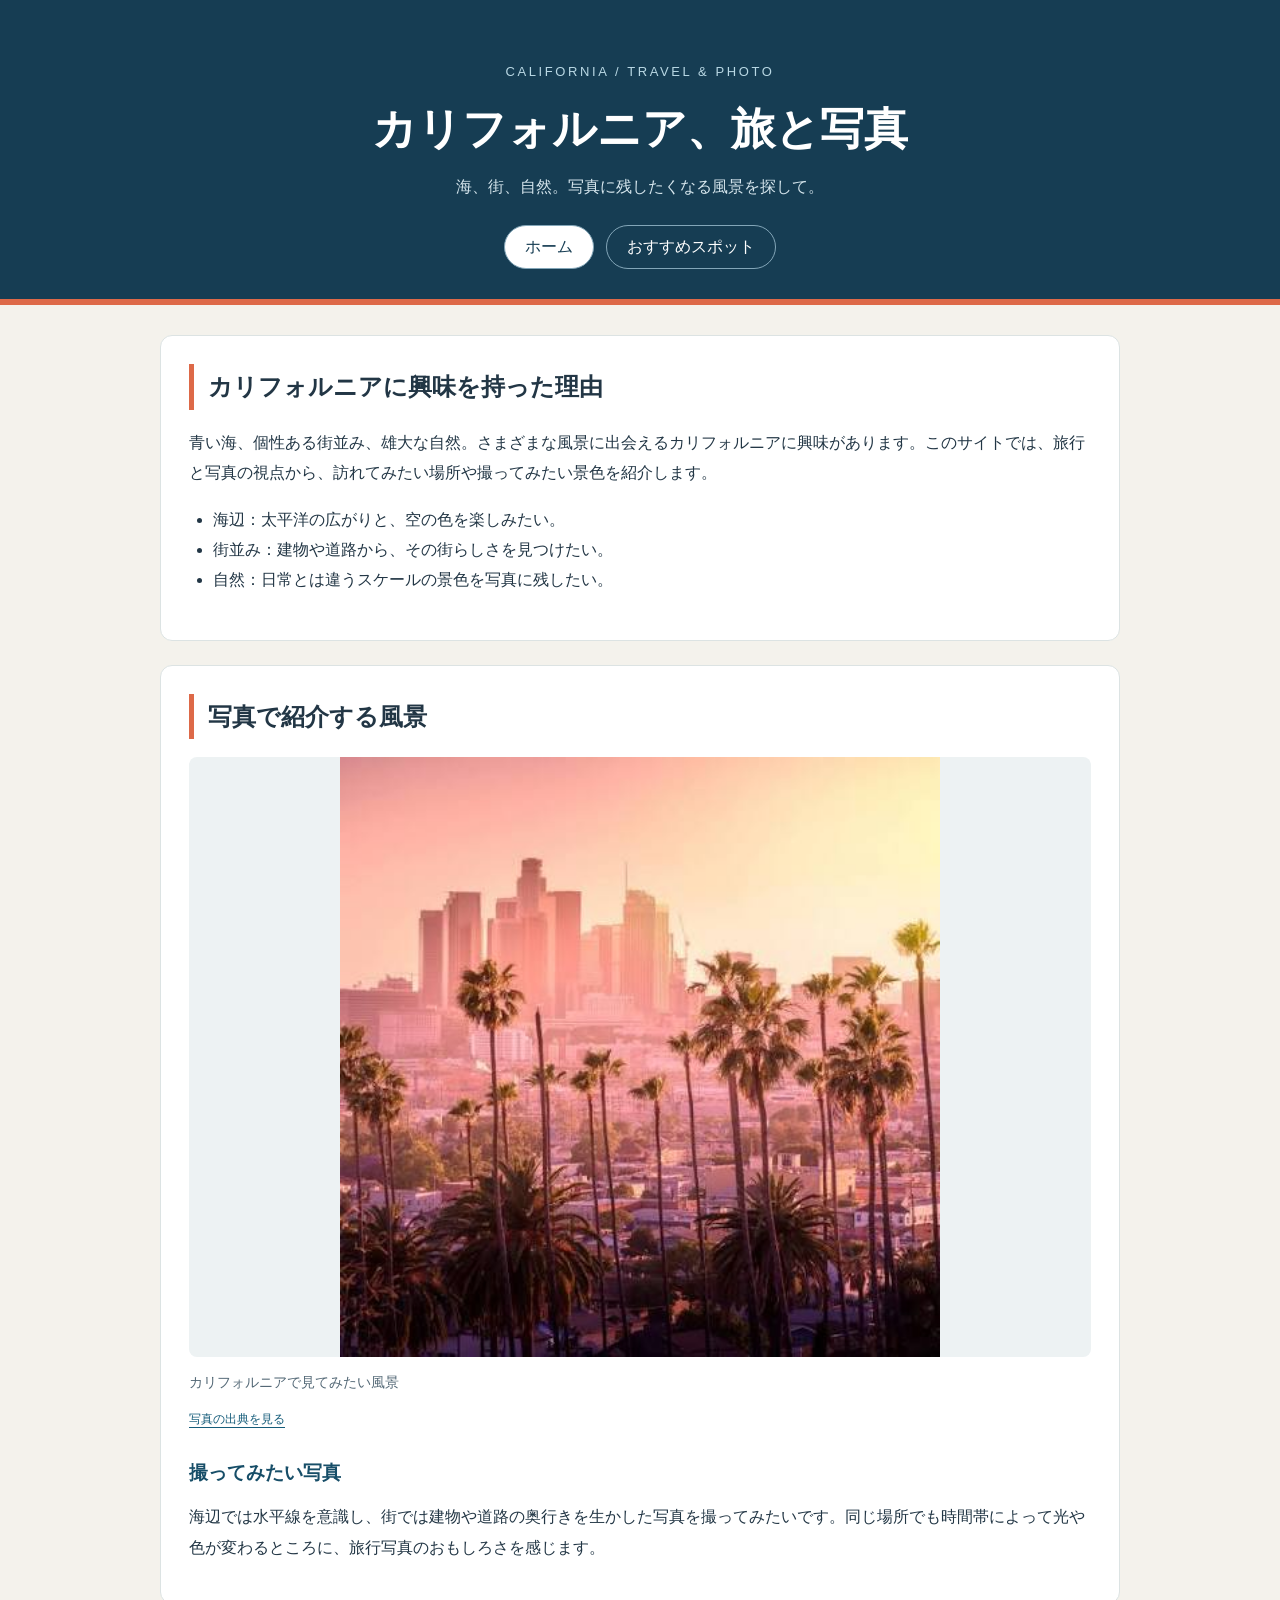
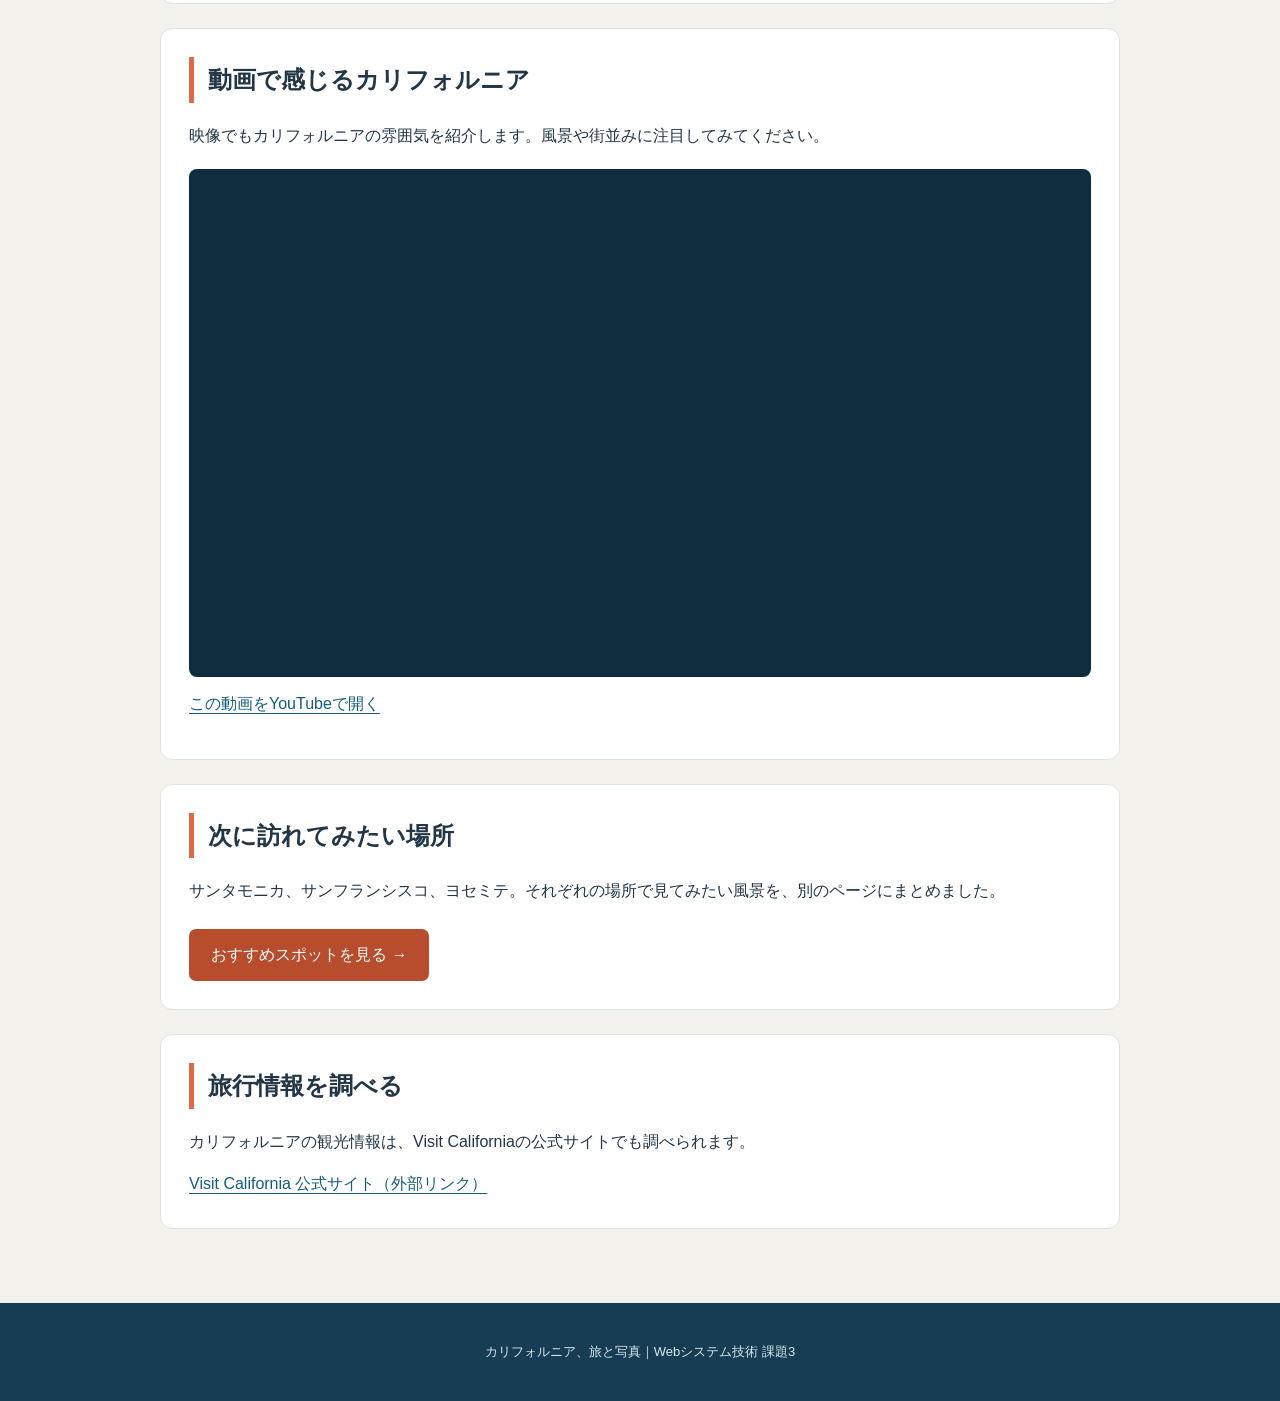
<file: index.html>
<!DOCTYPE html>
<html lang="ja">
<head>
  <meta charset="UTF-8">
  <meta name="viewport" content="width=device-width, initial-scale=1.0">
  <meta name="description" content="カリフォルニアの海、街、自然の魅力を、旅行と写真の視点で紹介します。">
  <title>カリフォルニア、旅と写真</title>
  <link rel="stylesheet" href="style.css">
</head>
<body>
  <header class="site-header">
    <p class="eyebrow">CALIFORNIA / TRAVEL &amp; PHOTO</p>
    <h1>カリフォルニア、旅と写真</h1>
    <p class="tagline">海、街、自然。写真に残したくなる風景を探して。</p>
    <nav aria-label="メインナビゲーション">
      <a href="index.html" aria-current="page">ホーム</a>
      <a href="spots.html">おすすめスポット</a>
    </nav>
  </header>

  <main>
    <section class="panel">
      <h2>カリフォルニアに興味を持った理由</h2>
      <p>青い海、個性ある街並み、雄大な自然。さまざまな風景に出会えるカリフォルニアに興味があります。このサイトでは、旅行と写真の視点から、訪れてみたい場所や撮ってみたい景色を紹介します。</p>
      <ul class="highlights">
        <li>海辺：太平洋の広がりと、空の色を楽しみたい。</li>
        <li>街並み：建物や道路から、その街らしさを見つけたい。</li>
        <li>自然：日常とは違うスケールの景色を写真に残したい。</li>
      </ul>
    </section>

    <section class="panel">
      <h2>写真で紹介する風景</h2>
      <figure class="photo">
        <img src="photo.jpg" alt="カリフォルニアで見てみたい風景">
        <figcaption>カリフォルニアで見てみたい風景</figcaption>
      </figure>
        <p class="credit"><a href="https://jp-www.princess.com/en-au/blog/what-is-california-known-for" target="_blank" rel="noopener noreferrer">写真の出典を見る</a></p>
      <h3 style="margin-top: 24px;">撮ってみたい写真</h3>
      <p>海辺では水平線を意識し、街では建物や道路の奥行きを生かした写真を撮ってみたいです。同じ場所でも時間帯によって光や色が変わるところに、旅行写真のおもしろさを感じます。</p>
    </section>

    <section class="panel">
      <h2>動画で感じるカリフォルニア</h2>
      <p>映像でもカリフォルニアの雰囲気を紹介します。風景や街並みに注目してみてください。</p>
      <div class="video-frame">
        <iframe src="https://www.youtube.com/embed/D58fxZuXSls"
          title="カリフォルニアの紹介動画" loading="lazy"
          referrerpolicy="strict-origin-when-cross-origin"
          allow="accelerometer; autoplay; clipboard-write; encrypted-media; gyroscope; picture-in-picture; web-share"
          allowfullscreen></iframe>
      </div>
      <p><a href="https://www.youtube.com/watch?v=D58fxZuXSls" target="_blank" rel="noopener noreferrer">この動画をYouTubeで開く</a></p>
    </section>

    <section class="panel">
      <h2>次に訪れてみたい場所</h2>
      <p>サンタモニカ、サンフランシスコ、ヨセミテ。それぞれの場所で見てみたい風景を、別のページにまとめました。</p>
      <a class="button" href="spots.html">おすすめスポットを見る →</a>
    </section>

    <section class="panel">
      <h2>旅行情報を調べる</h2>
      <p>カリフォルニアの観光情報は、Visit Californiaの公式サイトでも調べられます。</p>
      <a href="https://www.visitcalifornia.com/" target="_blank" rel="noopener noreferrer">Visit California 公式サイト（外部リンク）</a>
    </section>
  </main>

  <footer class="site-footer">
    <p>カリフォルニア、旅と写真｜Webシステム技術 課題3</p>
  </footer>
</body>
</html>
</file>
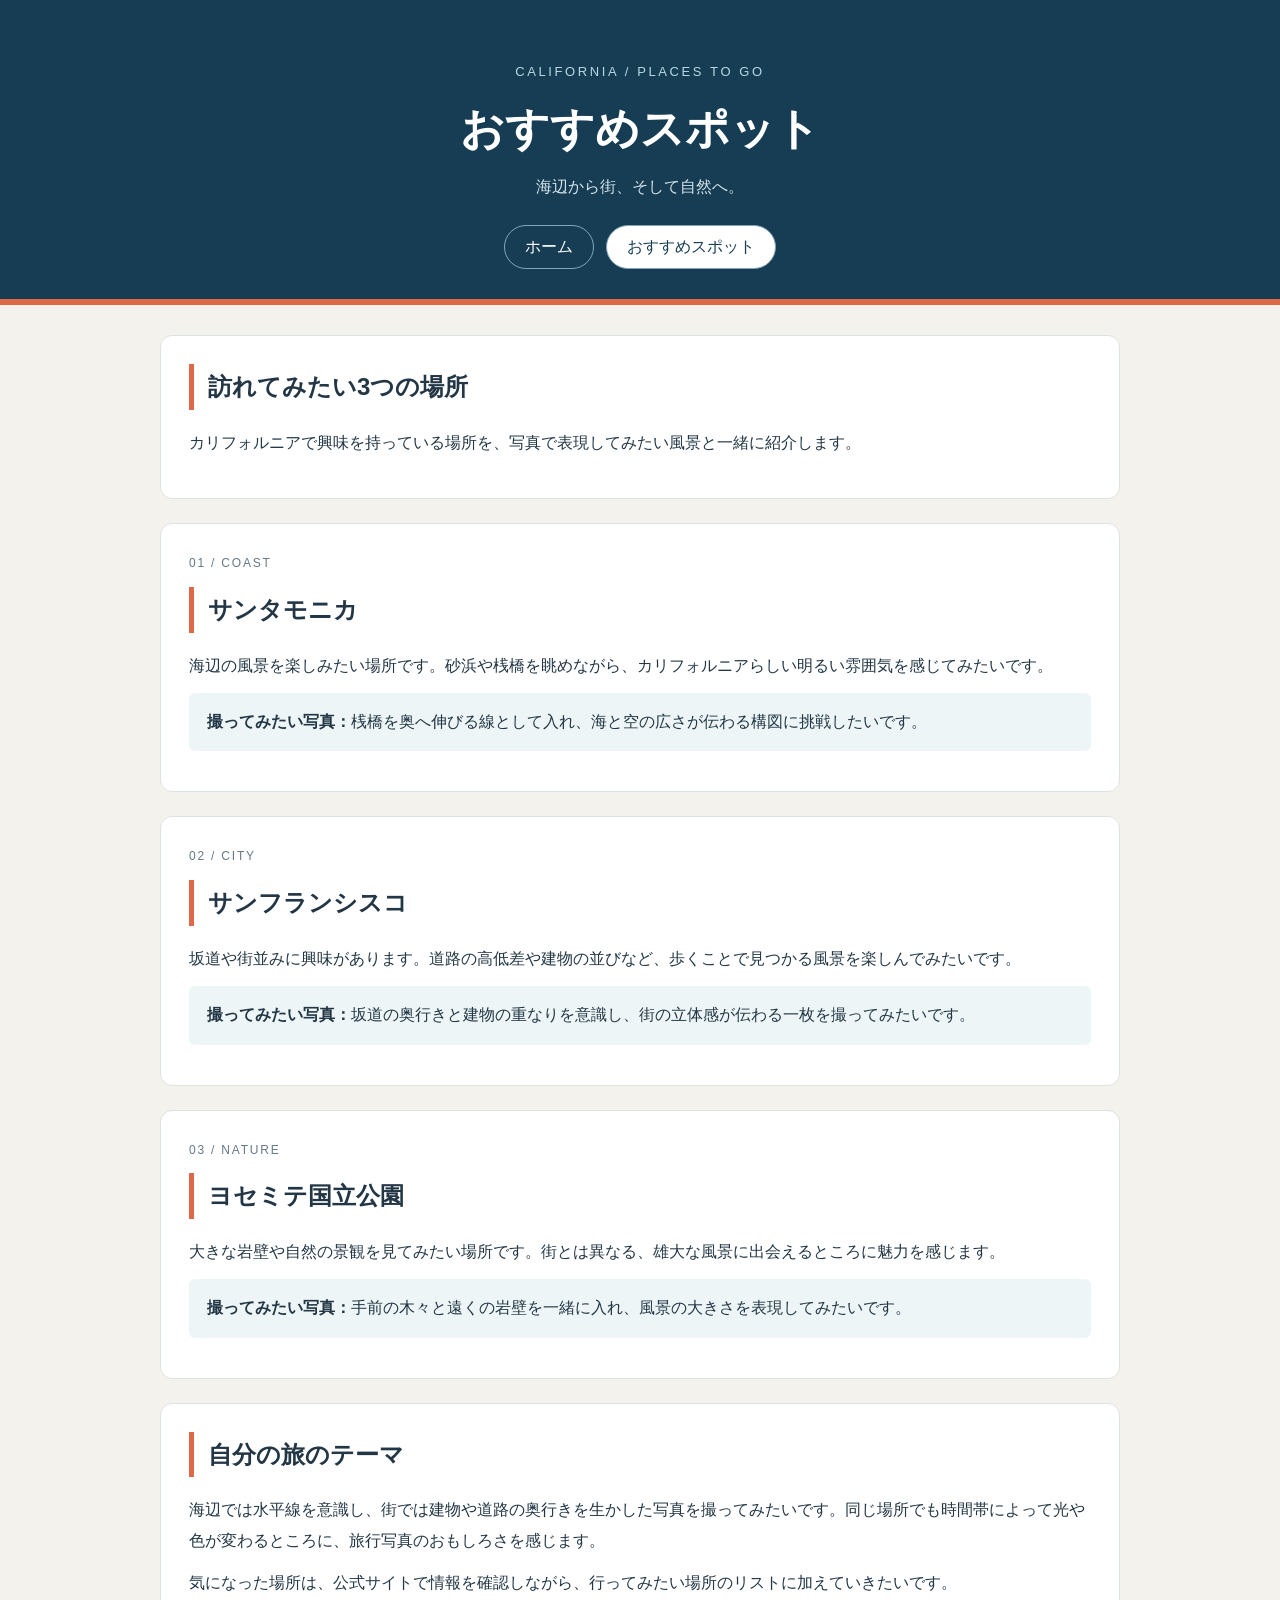
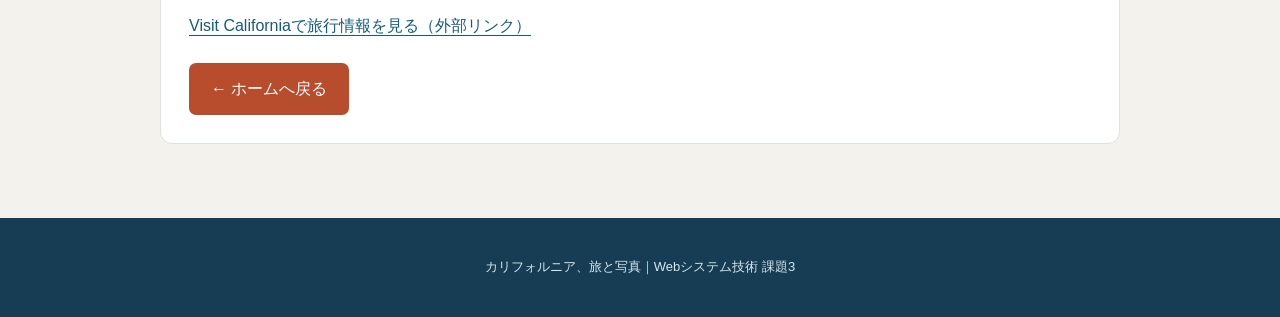
<file: spots.html>
<!DOCTYPE html>
<html lang="ja">
<head>
  <meta charset="UTF-8">
  <meta name="viewport" content="width=device-width, initial-scale=1.0">
  <meta name="description" content="カリフォルニアで訪れてみたい3つのスポットと、写真に残したい風景を紹介します。">
  <title>おすすめスポット｜カリフォルニア、旅と写真</title>
  <link rel="stylesheet" href="style.css">
</head>
<body>
  <header class="site-header">
    <p class="eyebrow">CALIFORNIA / PLACES TO GO</p>
    <h1>おすすめスポット</h1>
    <p class="tagline">海辺から街、そして自然へ。</p>
    <nav aria-label="メインナビゲーション">
      <a href="index.html">ホーム</a>
      <a href="spots.html" aria-current="page">おすすめスポット</a>
    </nav>
  </header>

  <main>
    <section class="panel">
      <h2>訪れてみたい3つの場所</h2>
      <p>カリフォルニアで興味を持っている場所を、写真で表現してみたい風景と一緒に紹介します。</p>
    </section>

    <article class="spot">
      <p class="label">01 / COAST</p>
      <h2>サンタモニカ</h2>
      <p>海辺の風景を楽しみたい場所です。砂浜や桟橋を眺めながら、カリフォルニアらしい明るい雰囲気を感じてみたいです。</p>
      <p class="photo-tip"><strong>撮ってみたい写真：</strong>桟橋を奥へ伸びる線として入れ、海と空の広さが伝わる構図に挑戦したいです。</p>
    </article>

    <article class="spot">
      <p class="label">02 / CITY</p>
      <h2>サンフランシスコ</h2>
      <p>坂道や街並みに興味があります。道路の高低差や建物の並びなど、歩くことで見つかる風景を楽しんでみたいです。</p>
      <p class="photo-tip"><strong>撮ってみたい写真：</strong>坂道の奥行きと建物の重なりを意識し、街の立体感が伝わる一枚を撮ってみたいです。</p>
    </article>

    <article class="spot">
      <p class="label">03 / NATURE</p>
      <h2>ヨセミテ国立公園</h2>
      <p>大きな岩壁や自然の景観を見てみたい場所です。街とは異なる、雄大な風景に出会えるところに魅力を感じます。</p>
      <p class="photo-tip"><strong>撮ってみたい写真：</strong>手前の木々と遠くの岩壁を一緒に入れ、風景の大きさを表現してみたいです。</p>
    </article>

    <section class="panel">
      <h2>自分の旅のテーマ</h2>
      <p>海辺では水平線を意識し、街では建物や道路の奥行きを生かした写真を撮ってみたいです。同じ場所でも時間帯によって光や色が変わるところに、旅行写真のおもしろさを感じます。</p>
      <p>気になった場所は、公式サイトで情報を確認しながら、行ってみたい場所のリストに加えていきたいです。</p>
      <p><a href="https://www.visitcalifornia.com/" target="_blank" rel="noopener noreferrer">Visit Californiaで旅行情報を見る（外部リンク）</a></p>
      <a class="button" href="index.html">← ホームへ戻る</a>
    </section>
  </main>

  <footer class="site-footer">
    <p>カリフォルニア、旅と写真｜Webシステム技術 課題3</p>
  </footer>
</body>
</html>
</file>
<file: style.css>
/* 全ページで共通のデザイン */
* { box-sizing: border-box; }
body {
  margin: 0;
  color: #223645;
  background: #f4f2ec;
  font-family: "Yu Gothic", "Meiryo", sans-serif;
  line-height: 1.9;
}
a { color: #155c7a; text-underline-offset: 4px; }
a:focus-visible { outline: 3px solid #dd6948; outline-offset: 4px; }
.site-header {
  background: #163d53;
  color: white;
  padding: 48px 24px 30px;
  text-align: center;
  border-bottom: 6px solid #dd6948;
}
.eyebrow { font-size: 13px; letter-spacing: .2em; color: #b9d8e4; }
h1 { font-size: clamp(28px, 5vw, 44px); line-height: 1.45; margin: 12px 0; }
.tagline { margin: 0 0 22px; color: #d6e6ed; }
nav { display: flex; justify-content: center; gap: 12px; flex-wrap: wrap; }
nav a {
  color: white;
  border: 1px solid #83a6b8;
  border-radius: 24px;
  text-decoration: none;
  padding: 6px 20px;
}
nav a:hover, nav a[aria-current="page"] { background: white; color: #163d53; }
main { max-width: 1000px; margin: auto; padding: 30px 20px 50px; }
.panel, .spot {
  background: white;
  padding: 28px;
  border: 1px solid #dce3e3;
  border-radius: 12px;
  margin-bottom: 24px;
}
h2 { margin: 0 0 18px; padding-left: 14px; border-left: 5px solid #dd6948; font-size: 24px; }
h3 { color: #174e68; margin: 0 0 10px; }
p { margin: 12px 0; overflow-wrap: anywhere; }
.photo { margin: 0; }
.photo img { display: block; width: 100%; max-height: 600px; object-fit: contain; background: #edf2f3; border-radius: 8px; }
figcaption { margin-top: 12px; font-size: 14px; color: #526775; }
.credit { font-size: 12px; color: #526775; }
.video-frame { position: relative; padding-top: 56.25%; margin-top: 18px; background: #102d40; border-radius: 8px; overflow: hidden; }
.video-frame iframe { position: absolute; top: 0; left: 0; width: 100%; height: 100%; border: 0; }
.button { display: inline-block; color: white; background: #b84d2e; padding: 11px 22px; border-radius: 7px; text-decoration: none; margin-top: 10px; }
.button:hover { background: #943e26; }
.highlights { padding-left: 24px; }
.spot .label { font-size: 12px; letter-spacing: .15em; color: #657987; margin-top: 0; }
.photo-tip { background: #edf5f6; padding: 14px 18px; border-radius: 6px; }
.site-footer { background: #163d53; color: #d6e6ed; text-align: center; padding: 25px 20px; font-size: 13px; }
@media (max-width: 600px) {
  .site-header { padding: 32px 18px 25px; }
  main { padding: 22px 14px 35px; }
  .panel, .spot { padding: 21px 18px; }
  h2 { font-size: 21px; }
}
</file>
